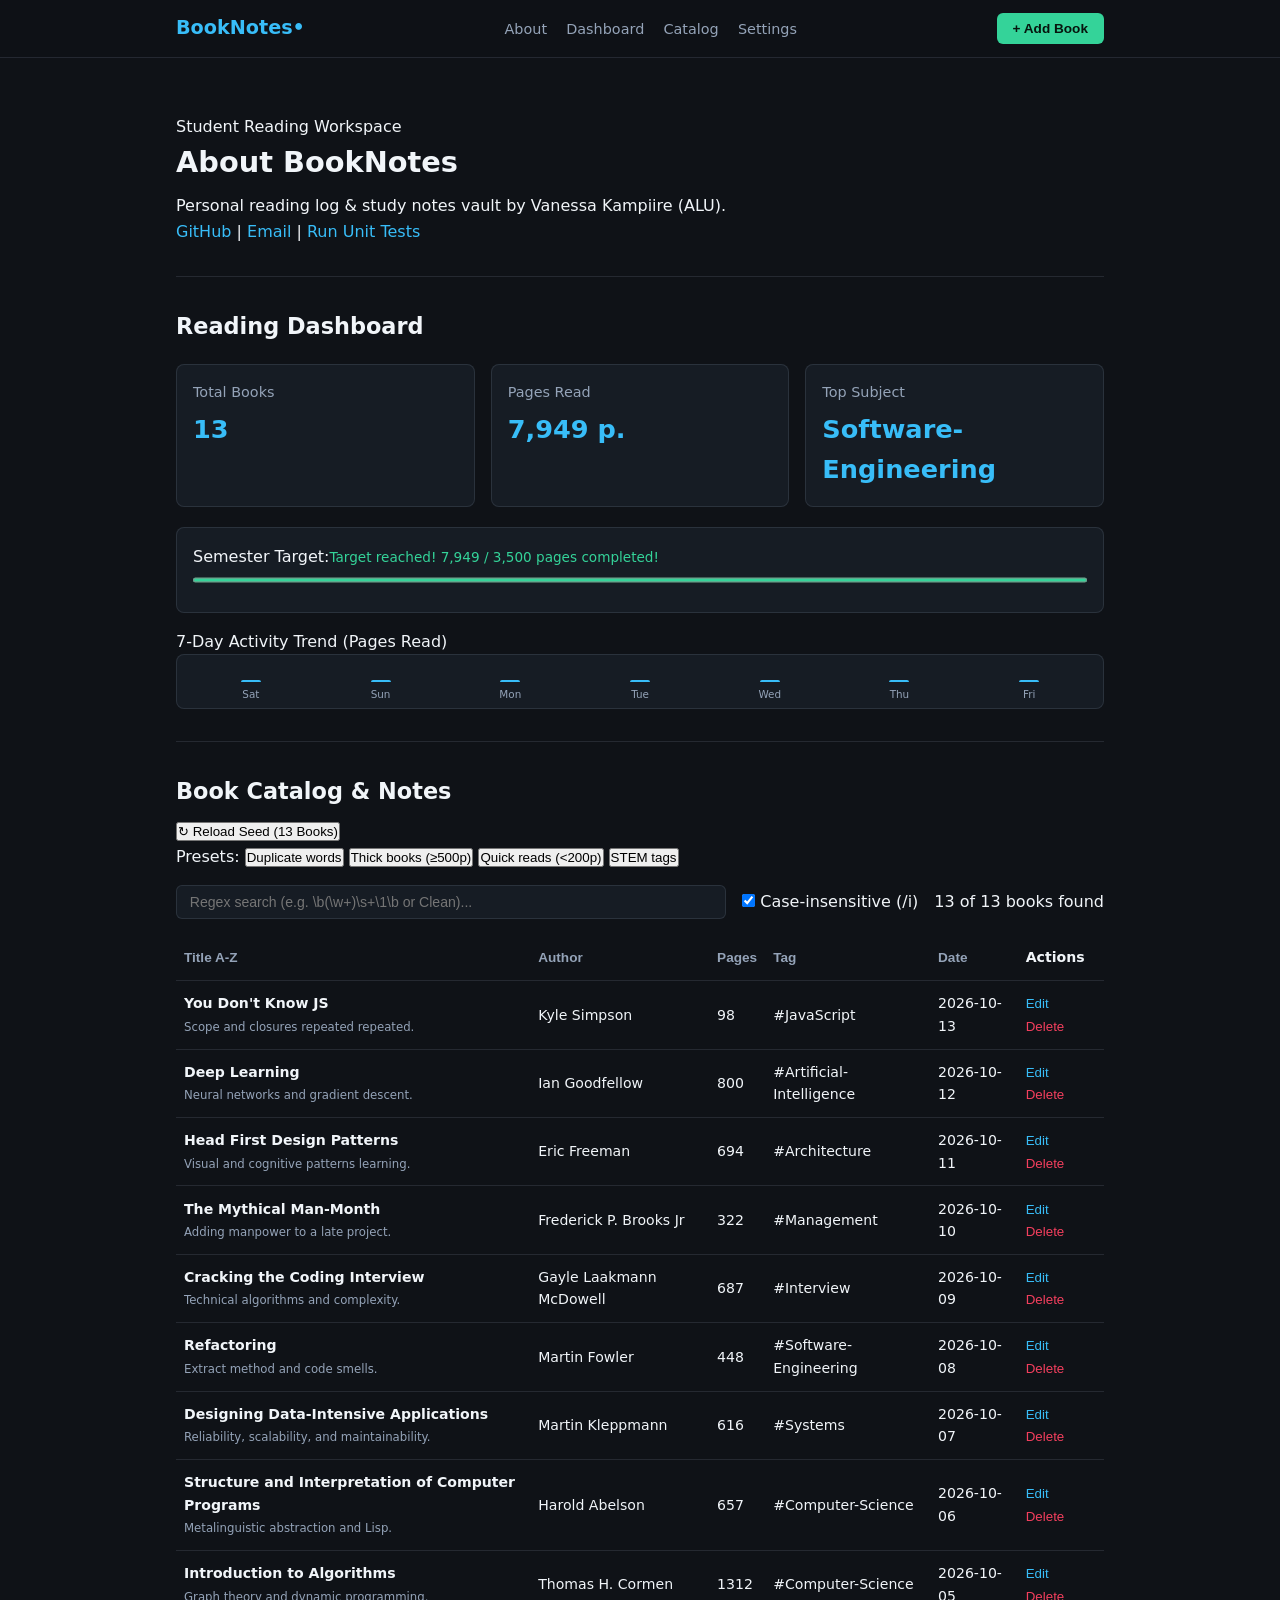
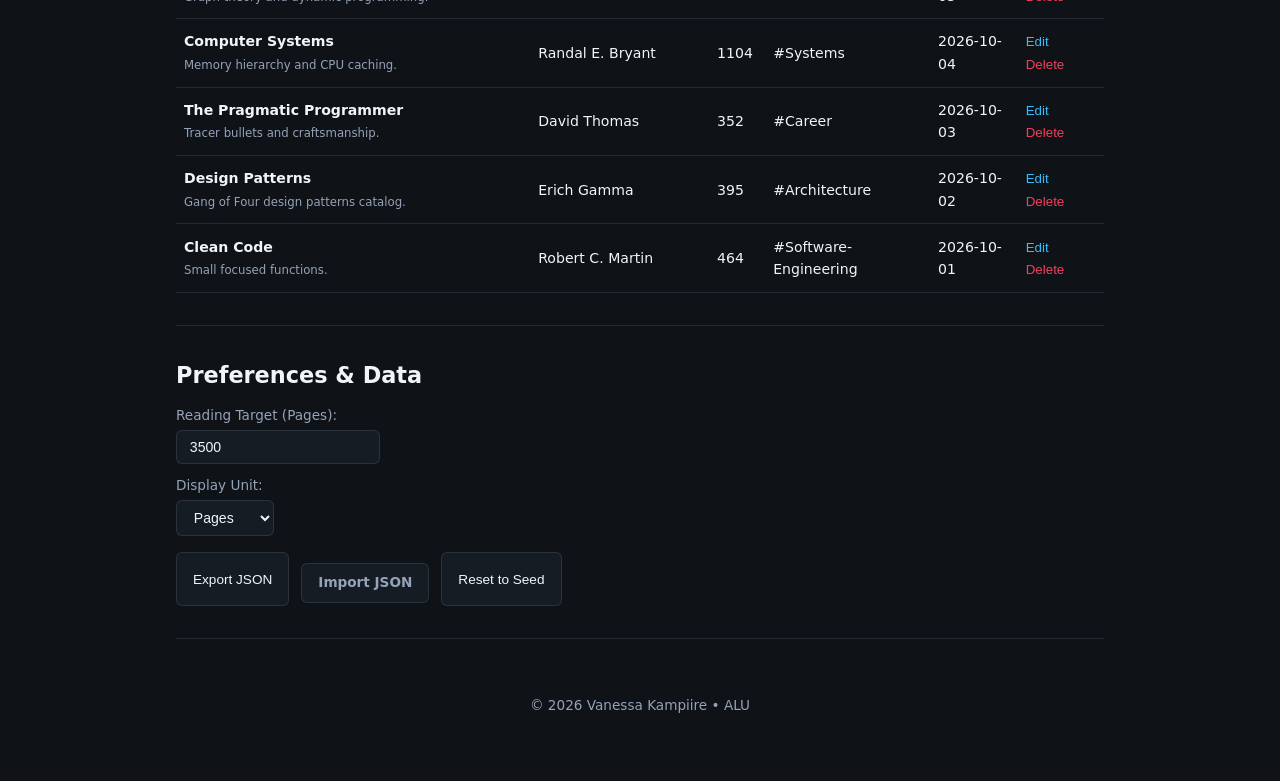
<file: index.html>
<!DOCTYPE html>
<html lang="en">
<head>
  <meta charset="UTF-8"><meta name="viewport" content="width=device-width, initial-scale=1.0">
  <title>BookNotes — Student Reading Log & Notes Vault</title>
  <link rel="preconnect" href="https://fonts.googleapis.com">
  <link rel="preconnect" href="https://fonts.gstatic.com" crossorigin>
  <link href="https://fonts.googleapis.com/css2?family=Cormorant+Garamond:wght@600;700&family=JetBrains+Mono:wght@400;500;600&family=Outfit:wght@300;400;500;600;700&display=swap" rel="stylesheet">
  <link rel="stylesheet" href="styles/main.css">
</head>
<body>
  <a href="#main" class="skip-link">Skip to main content</a>
  <header role="banner"><nav aria-label="Main Navigation"><a href="#about" class="brand">BookNotes<span class="dot">•</span></a>
    <ul class="nav-links"><li><a href="#about">About</a></li><li><a href="#dashboard">Dashboard</a></li><li><a href="#catalog">Catalog</a></li><li><a href="#settings">Settings</a></li></ul>
    <button type="button" id="btn-open-add" class="btn">+ Add Book</button></nav></header>
  <main id="main">
    <section id="about" aria-labelledby="h-about">
      <div class="hero-badge">Student Reading Workspace</div>
      <h1 id="h-about">About BookNotes</h1><p>Personal reading log & study notes vault by Vanessa Kampiire (ALU).</p>
      <p><a href="https://github.com/vkampiire-cloud" id="contact-gh">GitHub</a> | <a href="mailto:v.kampiire@alustudent.com" id="contact-email">Email</a> | <a href="tests.html">Run Unit Tests</a></p>
    </section>
    <section id="dashboard" aria-labelledby="h-dash">
      <h2 id="h-dash">Reading Dashboard</h2>
      <div class="stats-grid"><div class="card"><span>Total Books</span><b id="stat-total">0</b></div><div class="card"><span>Pages Read</span><b id="stat-pages">0</b></div><div class="card"><span>Top Subject</span><b id="stat-tag">-</b></div></div>
      <div class="target-box"><div class="target-header"><label for="goal-progress">Semester Target:</label><span id="cap-live" role="status" aria-live="polite">Reading target on track.</span></div>
      <progress id="goal-progress" value="0" max="3500"></progress></div>
      <div class="chart-box"><div class="chart-header"><span>7-Day Activity Trend (Pages Read)</span></div><div id="trend-chart" class="trend-bars" aria-label="7 day activity chart"></div></div>
    </section>
    <section id="catalog" aria-labelledby="h-catalog">
      <div class="catalog-header"><h2 id="h-catalog">Book Catalog & Notes</h2>
      <button type="button" id="btn-quick-sync" class="btn-subtle" title="Reload all 13 seed textbooks from seed.json">↻ Reload Seed (13 Books)</button></div>
      <div class="preset-chips" aria-label="Regex search presets">
        <span class="preset-label">Presets:</span>
        <button type="button" class="chip" data-regex="\b(\w+)\s+\1\b">Duplicate words</button>
        <button type="button" class="chip" data-regex="\b([5-9]\d{2}|\d{4,})\b">Thick books (≥500p)</button>
        <button type="button" class="chip" data-regex="\b([1-9]|[1-9]\d|1\d{2})\b">Quick reads (<200p)</button>
        <button type="button" class="chip" data-regex="^(Computer-Science|Architecture)$">STEM tags</button>
      </div>
      <div class="search-bar" role="search"><label for="search-input" class="sr-only">Search</label><input type="text" id="search-input" placeholder="Regex search (e.g. \b(\w+)\s+\1\b or Clean)...">
      <label class="case-label"><input type="checkbox" id="case-toggle" checked> Case-insensitive (/i)</label><span id="search-count" role="status" aria-live="polite">0 books found</span></div>
      <div class="table-wrap"><table aria-label="Books Table"><thead><tr><th><button type="button" data-sort="title">Title A-Z</button></th><th><button type="button" data-sort="author">Author</button></th><th><button type="button" data-sort="pages">Pages</button></th><th><button type="button" data-sort="tag">Tag</button></th><th><button type="button" data-sort="date">Date</button></th><th>Actions</th></tr></thead>
      <tbody id="books-tbody"></tbody></table></div>
      <div id="mobile-cards" class="mobile-cards"></div>
    </section>
    <section id="settings" aria-labelledby="h-settings">
      <h2 id="h-settings">Preferences & Data</h2>
      <label for="pref-cap">Reading Target (Pages):</label><input type="number" id="pref-cap" value="3500">
      <label for="pref-unit">Display Unit:</label><select id="pref-unit"><option value="pages">Pages</option><option value="hours">Hours</option><option value="minutes">Minutes</option></select>
      <div class="data-actions"><button type="button" id="btn-export">Export JSON</button><label class="btn">Import JSON<input type="file" id="input-import" accept=".json" hidden></label><button type="button" id="btn-reset-seed">Reset to Seed</button></div>
    </section>
  </main>
  <dialog id="modal-form" aria-labelledby="h-modal"><form id="book-form" method="dialog">
    <h3 id="h-modal">Book Entry</h3><input type="hidden" id="entry-id">
    <label for="inp-title">Title</label><input id="inp-title" required pattern="^\S(?:.*\S)?$"><span class="err" id="err-title"></span>
    <label for="inp-author">Author</label><input id="inp-author" required pattern="^[A-Za-z]+(?:[ .'-]+[A-Za-z]+)*\.?$"><span class="err" id="err-author"></span>
    <label for="inp-pages">Pages</label><input type="number" id="inp-pages" required min="1"><label for="inp-date">Date</label><input type="date" id="inp-date" required>
    <label for="inp-tag">Tag</label><input id="inp-tag" required pattern="^[A-Za-z]+(?:[ -][A-Za-z]+)*$"><label for="inp-notes">Notes</label><textarea id="inp-notes"></textarea>
    <div class="modal-btns"><button type="button" id="btn-close-modal">Cancel</button><button type="submit" id="btn-save">Save Book</button></div></form></dialog>
  <div id="toast" role="status" aria-live="polite"></div><footer role="contentinfo"><p>&copy; 2026 Vanessa Kampiire &bull; ALU</p></footer>
  <script type="module" src="scripts/app.js"></script>
</body>
</html>
</file>
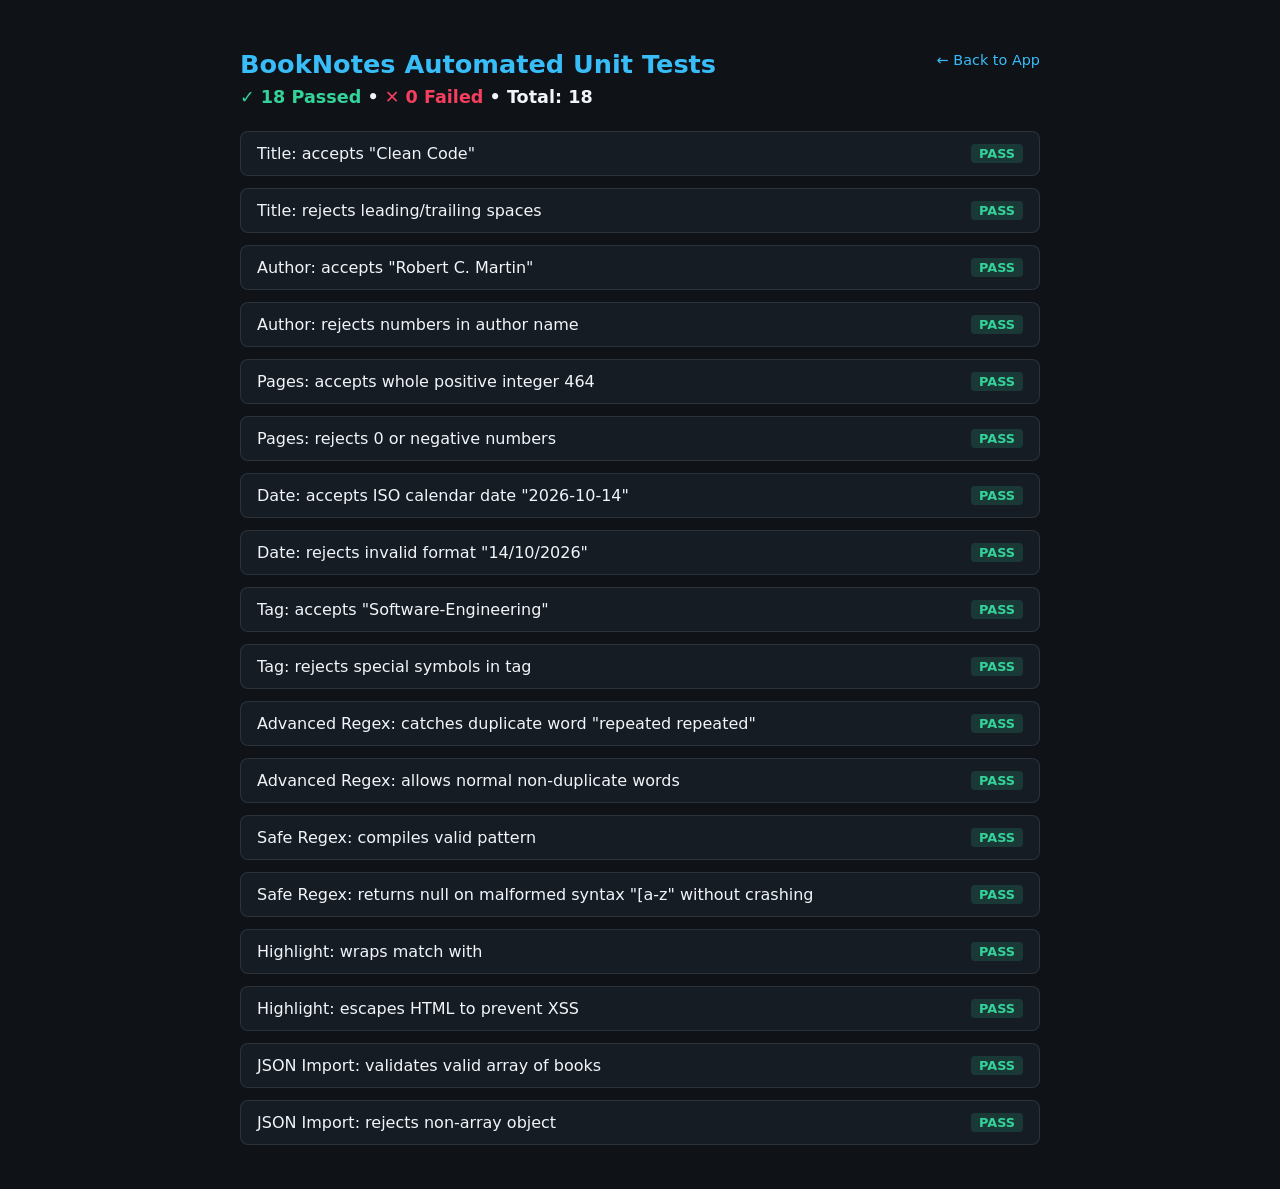
<file: tests.html>
<!DOCTYPE html>
<html lang="en">
<head>
  <meta charset="UTF-8"><meta name="viewport" content="width=device-width, initial-scale=1.0">
  <title>BookNotes — Unit Tests</title>
  <style>
    body { font-family: system-ui, sans-serif; background: #0f1217; color: #f1f5f9; padding: 2rem 1rem; max-width: 800px; margin: 0 auto; }
    h1 { font-size: 1.6rem; color: #38bdf8; margin-bottom: 0.5rem; }
    .score { font-size: 1.1rem; font-weight: 700; margin-bottom: 1.5rem; }
    .pass { color: #34d399; } .fail { color: #f43f5e; }
    .card { background: #161c24; border: 1px solid rgba(148,163,184,0.16); border-radius: 8px; margin-bottom: 0.75rem; padding: 0.75rem 1rem; display: flex; justify-content: space-between; align-items: center; }
    .badge { font-weight: 700; font-size: 0.8rem; padding: 2px 8px; border-radius: 4px; }
    .badge.ok { background: rgba(52,211,153,0.15); color: #34d399; }
    .badge.err { background: rgba(244,63,94,0.15); color: #f43f5e; }
    a { color: #38bdf8; text-decoration: none; font-size: 0.9rem; }
  </style>
</head>
<body>
  <div style="display:flex;justify-content:space-between;align-items:center;">
    <h1>BookNotes Automated Unit Tests</h1>
    <a href="index.html">&larr; Back to App</a>
  </div>
  <div class="score" id="score">Running tests...</div>
  <div id="results"></div>
  <script type="module">
    import { PATTERNS, findDuplicateWord } from './scripts/validators.js';
    import { compileRegex, highlight, escapeHtml } from './scripts/search.js';

    let passed = 0, failed = 0, results = [];
    function test(name, fn) {
      try { fn(); passed++; results.push({ name, pass: true }); }
      catch (e) { failed++; results.push({ name, pass: false, err: e.message }); }
    }
    function assert(cond, msg = 'Assertion failed') { if (!cond) throw new Error(msg); }

    // 1. Title Regex Validation
    test('Title: accepts "Clean Code"', () => assert(PATTERNS.title.test('Clean Code')));
    test('Title: rejects leading/trailing spaces', () => assert(!PATTERNS.title.test(' Clean ') && !PATTERNS.title.test('Code ')));

    // 2. Author Regex Validation
    test('Author: accepts "Robert C. Martin"', () => assert(PATTERNS.author.test('Robert C. Martin')));
    test('Author: rejects numbers in author name', () => assert(!PATTERNS.author.test('Robert Martin 2nd')));

    // 3. Pages Numeric Validation
    test('Pages: accepts whole positive integer 464', () => assert(PATTERNS.pages.test('464')));
    test('Pages: rejects 0 or negative numbers', () => assert(!PATTERNS.pages.test('0') && !PATTERNS.pages.test('-20')));

    // 4. Date ISO Format Validation
    test('Date: accepts ISO calendar date "2026-10-14"', () => assert(PATTERNS.date.test('2026-10-14')));
    test('Date: rejects invalid format "14/10/2026"', () => assert(!PATTERNS.date.test('14/10/2026')));

    // 5. Category / Tag Validation
    test('Tag: accepts "Software-Engineering"', () => assert(PATTERNS.tag.test('Software-Engineering')));
    test('Tag: rejects special symbols in tag', () => assert(!PATTERNS.tag.test('Tag #1!')));

    // 6. Advanced Regex: Back-reference duplicate word detector
    test('Advanced Regex: catches duplicate word "repeated repeated"', () => assert(findDuplicateWord('notes repeated repeated here') === 'repeated'));
    test('Advanced Regex: allows normal non-duplicate words', () => assert(findDuplicateWord('unique words only') === null));

    // 7. Safe Regex Compiler with try/catch
    test('Safe Regex: compiles valid pattern', () => assert(compileRegex('\\d{3}') !== null));
    test('Safe Regex: returns null on malformed syntax "[a-z" without crashing', () => assert(compileRegex('[a-z') === null));

    // 8. Highlight with <mark> and XSS safety
    test('Highlight: wraps match with <mark>', () => assert(highlight('Clean Code', /Clean/i) === '<mark>Clean</mark> Code'));
    test('Highlight: escapes HTML to prevent XSS', () => assert(escapeHtml('<script>').includes('&lt;script&gt;')));

    // 9. JSON Import Schema Validation
    function validateImport(d) { return Array.isArray(d) && d.every(b => b && b.title && b.author); }
    test('JSON Import: validates valid array of books', () => assert(validateImport([{ title: 'A', author: 'B' }])));
    test('JSON Import: rejects non-array object', () => assert(!validateImport({ invalid: true })));

    // Render results
    document.getElementById('score').innerHTML = `<span class="pass">✓ ${passed} Passed</span> &bull; <span class="fail">✕ ${failed} Failed</span> &bull; Total: ${passed + failed}`;
    document.getElementById('results').innerHTML = results.map(r => `
      <div class="card">
        <span>${r.name}${r.err ? `<br><small class="fail">${r.err}</small>` : ''}</span>
        <span class="badge ${r.pass ? 'ok' : 'err'}">${r.pass ? 'PASS' : 'FAIL'}</span>
      </div>
    `).join('');
  </script>
</body>
</html>
</file>
<file: styles/main.css>
/* styles/main.css - All-in-One Complete Stylesheet for BookNotes */
:root {
  --bg: #0f1217;
  --card: #161c24;
  --border: rgba(148, 163, 184, 0.16);
  --text: #f1f5f9;
  --muted: #94a3b8;
  --sky: #38bdf8;
  --mint: #34d399;
  --rose: #f43f5e;
}

* {
  box-sizing: border-box;
  margin: 0;
  padding: 0;
}

body {
  font-family: system-ui, -apple-system, BlinkMacSystemFont, sans-serif;
  background: var(--bg);
  color: var(--text);
  line-height: 1.6;
  padding-bottom: 2rem;
}

.skip-link {
  position: absolute;
  top: -40px;
  left: 10px;
  background: var(--sky);
  color: #000;
  padding: 6px 12px;
  font-weight: 700;
  z-index: 1000;
  text-decoration: none;
}

.skip-link:focus {
  top: 10px;
}

header {
  position: sticky;
  top: 0;
  background: rgba(15, 18, 23, 0.95);
  backdrop-filter: blur(10px);
  border-bottom: 1px solid var(--border);
  z-index: 100;
}

nav {
  max-width: 960px;
  margin: 0 auto;
  padding: 0.8rem 1rem;
  display: flex;
  align-items: center;
  justify-content: space-between;
  flex-wrap: wrap;
  gap: 1rem;
}

.brand {
  font-size: 1.2rem;
  font-weight: 700;
  color: var(--sky);
  text-decoration: none;
}

.nav-links {
  display: flex;
  list-style: none;
  gap: 1.2rem;
}

.nav-links a {
  color: var(--muted);
  text-decoration: none;
  font-size: 0.9rem;
  font-weight: 500;
}

.nav-links a:hover {
  color: var(--sky);
}

.btn {
  background: var(--mint);
  color: #07150e;
  font-weight: 600;
  border: none;
  border-radius: 6px;
  padding: 0.5rem 1rem;
  cursor: pointer;
  font-size: 0.85rem;
}

main {
  max-width: 960px;
  margin: 0 auto;
  padding: 1.5rem 1rem;
}

section {
  padding: 2rem 0;
  border-bottom: 1px solid var(--border);
}

h1,
h2,
h3 {
  margin-bottom: 0.5rem;
  color: var(--text);
}

h1 {
  font-size: 1.8rem;
}

h2 {
  font-size: 1.4rem;
}

a {
  color: var(--sky);
  text-decoration: none;
}

a:hover {
  text-decoration: underline;
}

/* Dashboard & Stats */
.stats-grid {
  display: grid;
  grid-template-columns: repeat(auto-fit, minmax(180px, 1fr));
  gap: 1rem;
  margin: 1.2rem 0;
}

.card {
  background: var(--card);
  border: 1px solid var(--border);
  padding: 1rem;
  border-radius: 8px;
  color: var(--muted);
  font-size: 0.9rem;
}

.card b {
  display: block;
  font-size: 1.6rem;
  color: var(--sky);
  margin-top: 4px;
}

.target-box {
  background: var(--card);
  border: 1px solid var(--border);
  padding: 1rem;
  border-radius: 8px;
  margin-bottom: 1rem;
}

progress {
  width: 100%;
  height: 10px;
  accent-color: var(--mint);
  margin: 6px 0;
}

#cap-live {
  font-size: 0.85rem;
  color: var(--muted);
}

.trend-bars {
  display: flex;
  align-items: flex-end;
  gap: 6px;
  height: 55px;
  background: var(--card);
  border: 1px solid var(--border);
  padding: 6px 12px;
  border-radius: 8px;
}

.bar-col {
  flex: 1;
  display: flex;
  flex-direction: column;
  align-items: center;
  height: 100%;
  justify-content: flex-end;
  gap: 4px;
}

.bar-fill {
  width: 100%;
  max-width: 20px;
  background: var(--sky);
  border-radius: 2px 2px 0 0;
  min-height: 2px;
}

.bar-lbl {
  font-size: 0.65rem;
  color: var(--muted);
}

/* Catalog, Search & Table */
.search-bar {
  display: flex;
  gap: 1rem;
  align-items: center;
  flex-wrap: wrap;
  margin: 1rem 0;
}

input[type="text"],
input[type="number"],
input[type="date"],
select,
textarea {
  background: var(--card);
  border: 1px solid var(--border);
  color: var(--text);
  padding: 0.5rem 0.8rem;
  border-radius: 6px;
  font-size: 0.88rem;
}

.search-bar input[type="text"] {
  flex: 1;
  min-width: 220px;
}

input:focus,
select:focus,
textarea:focus {
  outline: 2px solid var(--sky);
}

.table-wrap {
  overflow-x: auto;
  margin-top: 1rem;
}

table {
  width: 100%;
  border-collapse: collapse;
  font-size: 0.88rem;
  text-align: left;
}

th,
td {
  padding: 0.7rem 0.5rem;
  border-bottom: 1px solid var(--border);
}

th button {
  background: none;
  border: none;
  color: var(--muted);
  font-weight: 600;
  cursor: pointer;
  font-size: 0.85rem;
}

th button:hover {
  color: var(--sky);
}

mark {
  background: rgba(56, 189, 248, 0.3);
  color: #fff;
  padding: 1px 3px;
  border-radius: 2px;
}

.mobile-cards {
  display: none;
  gap: 1rem;
  flex-direction: column;
  margin-top: 1rem;
}

@media (max-width: 768px) {
  .table-wrap {
    display: none;
  }

  .mobile-cards {
    display: flex;
  }

  .m-card {
    background: var(--card);
    border: 1px solid var(--border);
    border-radius: 8px;
    padding: 1rem;
  }
}

/* Settings, Modal Dialog & Toast */
#settings label {
  display: block;
  margin: 0.7rem 0 0.2rem;
  font-size: 0.85rem;
  color: var(--muted);
}

.data-actions {
  display: flex;
  gap: 0.75rem;
  margin-top: 1rem;
}

.data-actions button,
.data-actions label {
  background: var(--card);
  border: 1px solid var(--border);
  color: var(--text);
  padding: 0.5rem 1rem;
  border-radius: 6px;
  cursor: pointer;
  font-size: 0.85rem;
}

dialog {
  background: var(--card);
  color: var(--text);
  border: 1px solid var(--border);
  border-radius: 10px;
  padding: 1.5rem;
  margin: auto;
  max-width: 420px;
  width: 90%;
  box-shadow: 0 10px 40px rgba(0, 0, 0, 0.8);
}

dialog::backdrop {
  background: rgba(0, 0, 0, 0.7);
  backdrop-filter: blur(4px);
}

dialog form {
  display: flex;
  flex-direction: column;
  gap: 0.45rem;
}

dialog label {
  font-size: 0.8rem;
  color: var(--muted);
}

dialog input,
dialog textarea {
  width: 100%;
}

dialog textarea {
  height: 50px;
  resize: vertical;
}

.modal-btns {
  display: flex;
  justify-content: flex-end;
  gap: 0.5rem;
  margin-top: 0.8rem;
}

.err {
  font-size: 0.75rem;
  color: var(--rose);
  min-height: 12px;
}

.sr-only {
  position: absolute;
  width: 1px;
  height: 1px;
  padding: 0;
  margin: -1px;
  overflow: hidden;
  clip: rect(0, 0, 0, 0);
  border: 0;
}

#toast {
  position: fixed;
  bottom: 20px;
  right: 20px;
  background: var(--mint);
  color: #041208;
  padding: 8px 14px;
  border-radius: 6px;
  font-weight: 600;
  font-size: 0.85rem;
  display: none;
  z-index: 999;
}

footer {
  text-align: center;
  padding: 2rem 1rem;
  font-size: 0.85rem;
  color: var(--muted);
}
</file>
